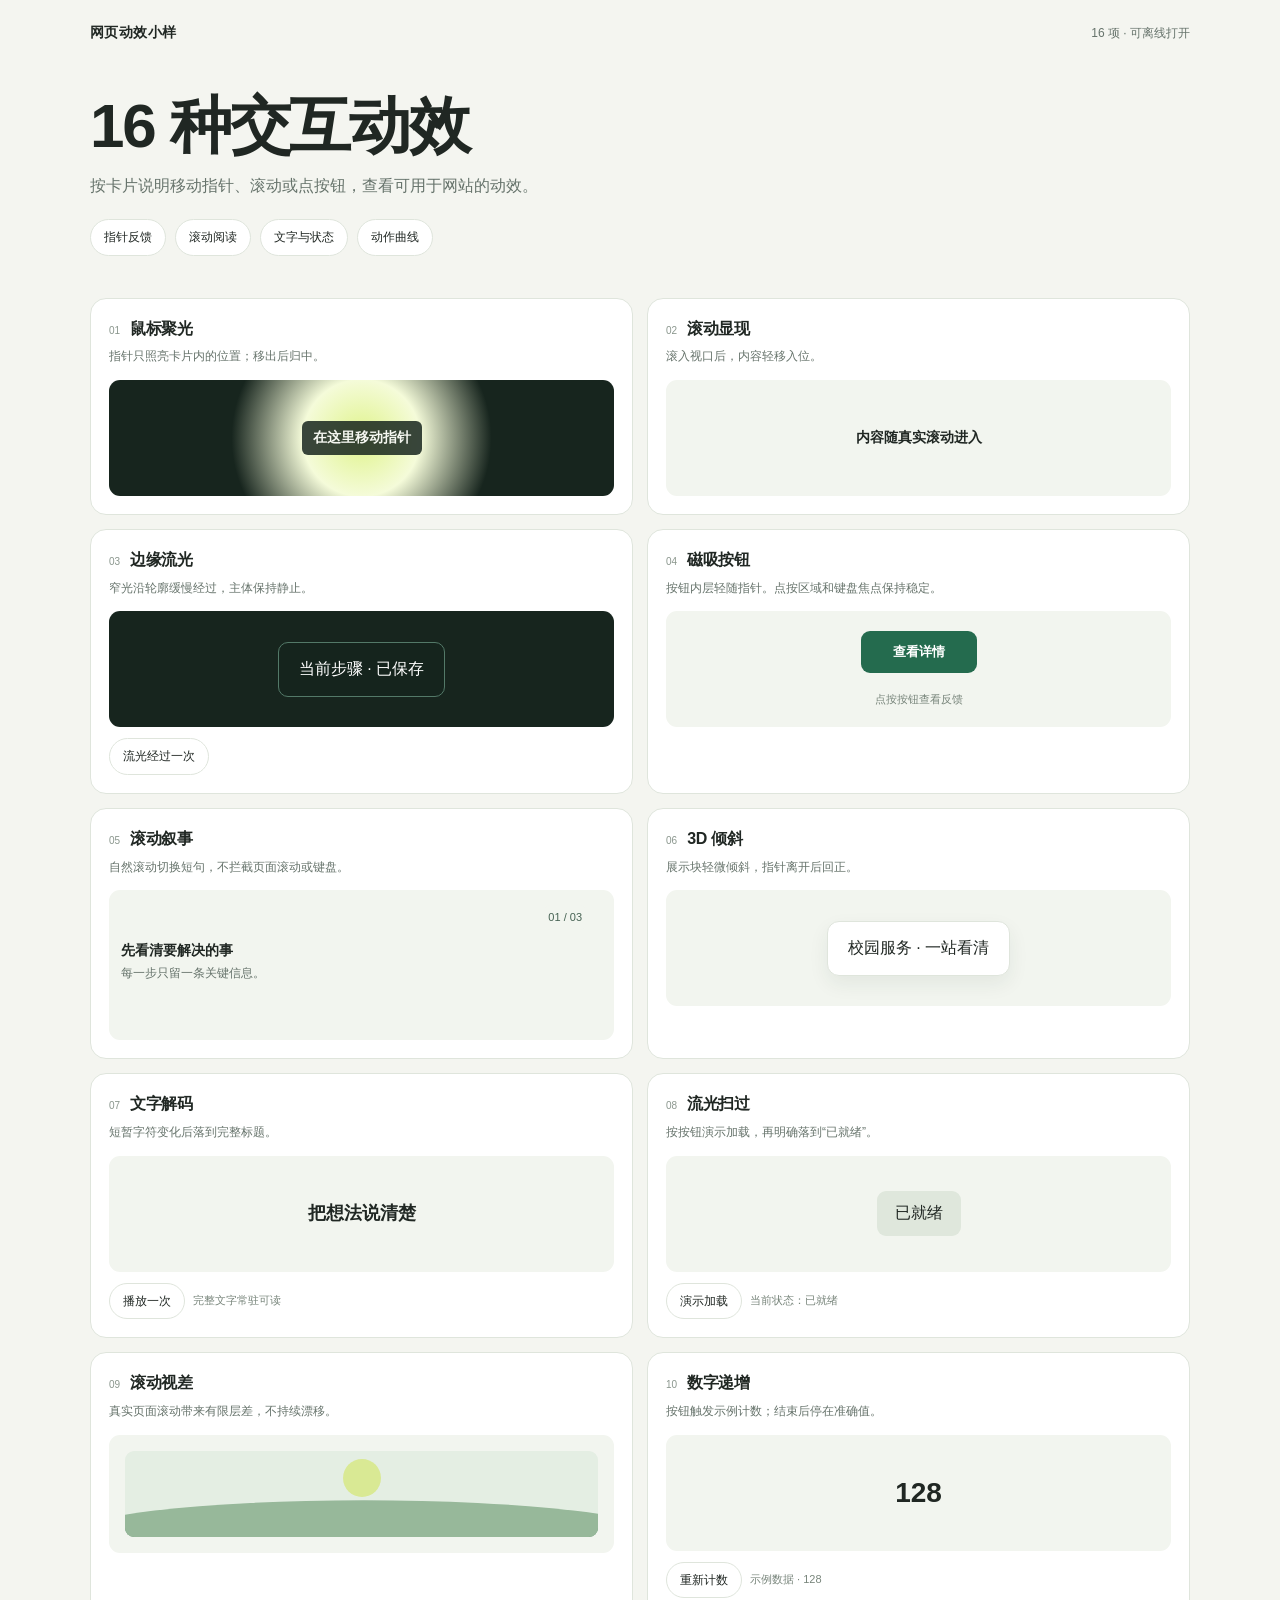
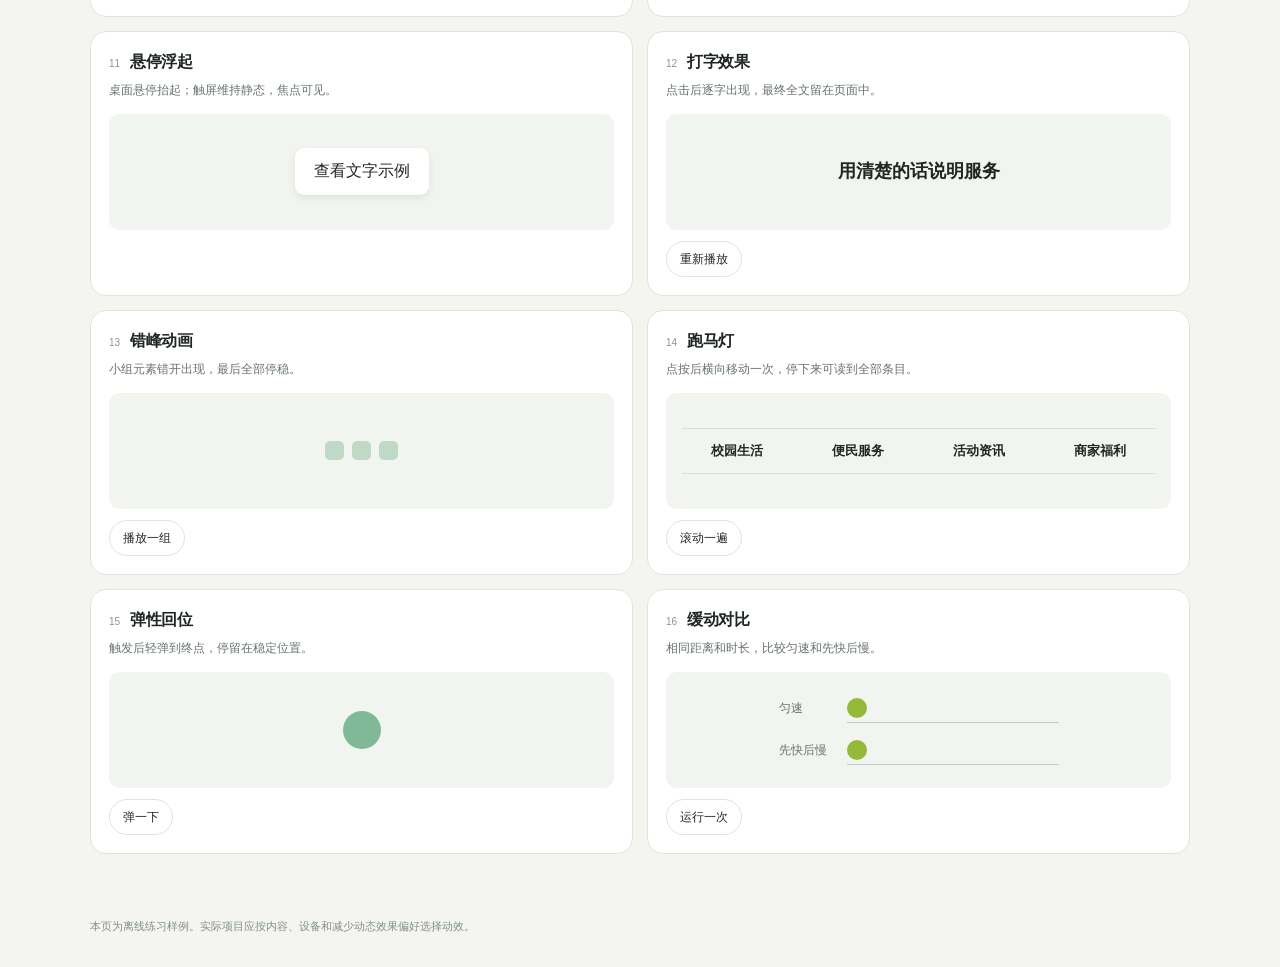
<file: assets/motion-lab/index.html>
<!DOCTYPE html>
<!--
MIT License

Copyright (c) 2026 suhao1314

Permission is hereby granted, free of charge, to any person obtaining a copy
of this software and associated documentation files (the "Software"), to deal
in the Software without restriction, including without limitation the rights
to use, copy, modify, merge, publish, distribute, sublicense, and/or sell
copies of the Software, and to permit persons to whom the Software is
furnished to do so, subject to the following conditions:

The above copyright notice and this permission notice shall be included in all
copies or substantial portions of the Software.

THE SOFTWARE IS PROVIDED "AS IS", WITHOUT WARRANTY OF ANY KIND, EXPRESS OR
IMPLIED, INCLUDING BUT NOT LIMITED TO THE WARRANTIES OF MERCHANTABILITY,
FITNESS FOR A PARTICULAR PURPOSE AND NONINFRINGEMENT. IN NO EVENT SHALL THE
AUTHORS OR COPYRIGHT HOLDERS BE LIABLE FOR ANY CLAIM, DAMAGES OR OTHER
LIABILITY, WHETHER IN AN ACTION OF CONTRACT, TORT OR OTHERWISE, ARISING FROM,
OUT OF OR IN CONNECTION WITH THE SOFTWARE OR THE USE OR OTHER DEALINGS IN THE
SOFTWARE.
-->
<html lang="zh-CN">
 <head>
  <meta charset="utf-8"/>
  <meta content="width=device-width, initial-scale=1" name="viewport"/>
  <meta content="可离线打开的网页动效小样：看效果、触发交互、复制实现思路。" name="description"/>
  <title>
   网页动效小样
  </title>
  <style>
   :root {
      color-scheme: light;
      --ink: #202723;
      --muted: #66736b;
      --paper: #f4f5f0;
      --card: #fff;
      --line: #dfe5dc;
      --green: #2b7556;
      --lime: #d7f268;
      --blue: #8bb8e8;
      --ease: cubic-bezier(.2,.75,.25,1);
      font-family: Inter,"PingFang SC","Microsoft YaHei",sans-serif;
    }
    * {
      box-sizing: border-box;
    }
    html {
      scroll-behavior: smooth;
    }
    body {
      margin: 0;
      background: var(--paper);
      color: var(--ink);
      line-height: 1.55;
    }
    .wrap {
      width: min(1100px,calc(100% - 40px));
      margin: auto;
    }
    .top {
      padding: 22px 0 0;
      display: flex;
      align-items: center;
      justify-content: space-between;
    }
    .brand {
      font-size: 14px;
      font-weight: 750;
      letter-spacing: .03em;
    }
    .tag {
      color: var(--muted);
      font-size: 12px;
    }
    .hero {
      padding: 56px 0 32px;
    }
    .hero h1 {
      font-size: clamp(34px,6vw,62px);
      line-height: 1.04;
      letter-spacing: -.055em;
      margin: 12px 0;
    }
    .hero p {
      color: var(--muted);
      max-width: 570px;
    }
    .lead {
      font-size: 16px;
    }
    .hero-nav {
      display: flex;
      gap: 9px;
      flex-wrap: wrap;
      margin-top: 20px;
    }
    .chip,.play {
      font: inherit;
      border: 1px solid var(--line);
      background: #fff;
      color: var(--ink);
      border-radius: 999px;
      padding: 8px 13px;
      text-decoration: none;
      font-size: 12px;
      cursor: pointer;
    }
    .chip:hover,.play:hover {
      border-color: var(--green);
      color: var(--green);
    }
    :focus-visible {
      outline: 3px solid #85bba1;
      outline-offset: 3px;
    }
    .grid {
      display: grid;
      grid-template-columns: repeat(2,minmax(0,1fr));
      gap: 14px;
      padding: 10px 0 64px;
    }
    .card {
      background: var(--card);
      border: 1px solid var(--line);
      border-radius: 16px;
      padding: 18px;
      min-width: 0;
      overflow: hidden;
    }
    .card-head {
      display: flex;
      align-items: baseline;
      gap: 10px;
    }
    .card h2 {
      font-size: 16px;
      margin: 0;
      letter-spacing: -.02em;
    }
    .num {
      font-size: 10px;
      color: #8a968d;
      font-variant-numeric: tabular-nums;
    }
    .card p {
      font-size: 12px;
      color: var(--muted);
      margin: 6px 0 14px;
    }
    .stage {
      min-height: 116px;
      border-radius: 11px;
      background: #f2f5ef;
      display: grid;
      place-items: center;
      position: relative;
      overflow: hidden;
      padding: 16px;
      isolation: isolate;
    }
    .stage.dark {
      background: #17251e;
      color: #f5f7f1;
    }
    .sample {
      font-size: 14px;
      font-weight: 700;
    }
    /* Spotlight: pointer position stays inside a fixed-size stage. */
    #spotlight .stage {
      background: radial-gradient(130px circle at var(--x,50%) var(--y,50%),#dff38a 0,rgba(223,243,138,.32) 45%,#17251e 100%);
      color: #fff;
    }
    /* Reveal: content is visible by default; JS only adds a subtle entry. */
    .beam {
      position: relative;
      background: #15241d;
      color: white;
      padding: 14px 20px;
      border-radius: 10px;
    }
    .beam:before {
      content: "";
      position: absolute;
      inset: -1px;
      border-radius: 11px;
      padding: 1px;
      background: conic-gradient(from var(--angle,0deg),transparent 0 70%,#d8f47a 82%,#71d6b3 90%,transparent 100%);
      -webkit-mask: linear-gradient(#000 0 0) content-box,linear-gradient(#000 0 0);
      -webkit-mask-composite: xor;
      mask-composite: exclude;
      pointer-events: none;
      opacity: 0;
    }
    .beam.is-running:before {
      opacity: 1;
      animation: beam 1.2s linear 1;
    }
    @keyframes beam {
      to {
        --angle: 360deg;
      }
    }
    @property --angle {
      syntax: "<angle>";
      initial-value: 0deg;
      inherits: false;
    }
    .magnet {
      position: relative;
      padding: 11px 18px;
      border: 0;
      border-radius: 9px;
      background: #246b4e;
      color: #fff;
      font: inherit;
      font-size: 13px;
      font-weight: 700;
      min-width: 116px;
      min-height: 42px;
      transition: background .2s;
    }
    .magnet:hover {
      background: #1e5d43;
    }
    .magnet-face {
      display: block;
      transition: transform .16s ease-out;
    }
    .scroll-story {
      position: relative;
      width: 100%;
      height: 118px;
      overflow-y: auto;
      scroll-snap-type: y proximity;
    }
    .story-panel {
      min-block-size: 100%;
      padding-inline-end: 4.5rem;
      display: flex;
      flex-direction: column;
      justify-content: center;
      scroll-snap-align: start;
    }
    .story-panel strong {
      font-size: 14px;
    }
    .story-panel p {
      margin: 2px 0 0;
    }
    .story-indicator {
      position: absolute;
      inset-block-start: 15px;
      inset-inline-end: 28px;
      font-size: 11px;
      color: #466253;
      background: #f2f5ef;
      padding: 4px;
      border-radius: 6px;
    }
    .magnet-stage {
      overflow: visible;
    }
    .scramble-visual,.type-visual {
      position: relative;
    }
    .scramble-final,.type-final {
      font-size: 18px;
      font-weight: 700;
    }
    .count {
      font-size: 28px;
      font-weight: 750;
      font-variant-numeric: tabular-nums;
    }
    .marquee {
      width: 100%;
      overflow: hidden;
      border-block: 1px solid #d8e0d6;
      padding: 12px 0;
    }
    .marquee-track {
      display: flex;
      justify-content: space-around;
      gap: 12px;
      flex-wrap: wrap;
    }
    .marquee span {
      font-size: 13px;
      font-weight: 650;
      white-space: nowrap;
    }
    .marquee-track.is-running {
      flex-wrap: nowrap;
      justify-content: flex-start;
    }
    .marquee-track.is-running span {
      flex: 0 0 auto;
    }
    .tilt-card {
      padding: 14px 20px;
      background: white;
      border: 1px solid var(--line);
      border-radius: 12px;
      box-shadow: 0 8px 20px #20332912;
      transition: transform .2s ease-out,box-shadow .2s;
    }
    .shine {
      padding: 10px 18px;
      border-radius: 9px;
      background: #dfe7dc;
      position: relative;
      overflow: hidden;
    }
    .shine:after {
      content: "";
      position: absolute;
      inset: 0;
      transform: translateX(-120%);
      background: linear-gradient(100deg,transparent,rgba(255,255,255,.85),transparent);
    }
    .shine.is-busy:after {
      animation: shine .9s ease-in-out 1;
    }
    @keyframes shine {
      to {
        transform: translateX(120%);
      }
    }
    .para-scene {
      width: 100%;
      height: 86px;
      position: relative;
      overflow: hidden;
      background: #e4eee3;
      border-radius: 9px;
    }
    .para-sun {
      position: absolute;
      width: 38px;
      height: 38px;
      border-radius: 50%;
      background: #d9e994;
      left: calc(50% - 19px);
      top: 8px;
    }
    .para-hill {
      position: absolute;
      width: 125%;
      height: 70px;
      left: -12%;
      bottom: -35px;
      border-radius: 50% 50% 0 0;
      background: #97b89a;
      transform: translateY(var(--shift,0px));
    }
    .para-hill.back {
      bottom: -44px;
      background: #6f9c7b;
      transform: translateY(calc(var(--shift,0px)*-.55));
    }
    .stagger {
      display: flex;
      gap: 8px;
    }
    .stagger i {
      display: block;
      width: 19px;
      height: 19px;
      border-radius: 5px;
      background: #65a77e;
      transform: translateY(0);
      opacity: .35;
    }
    .spring-ball {
      width: 38px;
      height: 38px;
      border-radius: 50%;
      background: #80b998;
      transform: translateX(0);
    }
    .controls {
      display: flex;
      gap: 8px;
      align-items: center;
      flex-wrap: wrap;
      margin-top: 11px;
    }
    .status {
      font-size: 11px;
      color: #78857b;
    }
    .footer {
      padding: 0 0 32px;
      color: #829087;
      font-size: 11px;
    }
    .stage[data-effect="scrollytelling"] {
      min-height: 150px;
      display: block;
      padding: 12px;
    }
    @media (max-width:680px) {
      .wrap {
        width: min(100% - 28px,520px);
      }
      .hero {
        padding-top: 38px;
      }
      .grid {
        grid-template-columns: 1fr;
        gap: 11px;
        padding-bottom: 40px;
      }
      .card {
        padding: 15px;
      }
      .stage {
        min-height: 108px;
      }
      .tag {
        max-width: 120px;
        text-align: right;
      }
    }
    [hidden] {
      display: none !important;
    }
    .hero {
      padding-top: 38px;
    }
    .hero h1 {
      letter-spacing: -.035em;
    }
    .stage[data-effect="magnetic-button"] {
      gap: 8px;
      padding-block: 14px;
    }
    #spotlight .stage {
      color: #f5f7f1;
    }
    #spotlight .sample {
      background: #17251ed8;
      padding: 6px 11px;
      border-radius: 6px;
    }
    .beam {
      border: 1px solid #537968;
    }
    .beam::before {
      padding: 2px;
      mask: linear-gradient(#000 0 0) content-box, linear-gradient(#000 0 0);
      mask-composite: exclude;
    }
    .reveal.is-seen {
      animation: reveal .42s var(--ease) both;
    }
    @keyframes reveal {
      from {
        opacity: .7;
        transform: translateY(8px);
      }
      to {
        opacity: 1;
        transform: none;
      }
    }
    .lift-link {
      display: inline-block;
      text-decoration: none;
      border-radius: 9px;
      color: var(--ink);
    }
    .lift-face {
      display: block;
      background: #fff;
      padding: 11px 19px;
      border-radius: inherit;
      box-shadow: 0 3px 7px #18322318;
      transition: transform .22s var(--ease), box-shadow .22s;
    }
    .lift-link:focus-visible .lift-face {
      transform: translateY(-4px);
      box-shadow: 0 10px 19px #18322329;
    }
    @media (hover: hover) and (pointer: fine) {
      .lift-link:hover .lift-face {
        transform: translateY(-4px);
        box-shadow: 0 10px 19px #18322329;
      }
    }
    .scramble-changing, .type-changing {
      position: absolute;
      inset: 0;
      white-space: nowrap;
      font-size: 18px;
      font-weight: 700;
    }
    .is-playing .scramble-final, .is-playing .type-final {
      opacity: 0;
    }
    .ease-lane {
      display: grid;
      grid-template-columns: 5em minmax(0, 1fr);
      align-items: center;
      gap: 8px;
      width: min(100%, 280px);
      color: var(--muted);
      font-size: 12px;
    }
    .ease-track {
      height: 28px;
      border-bottom: 1px solid #c0cec0;
      position: relative;
    }
    .ease-ball {
      position: absolute;
      top: 3px;
      left: 0;
      width: 20px;
      height: 20px;
      border-radius: 50%;
      background: #94b839;
    }
    @media (prefers-reduced-motion: reduce) {
      html {
        scroll-behavior: auto;
      }
      .reveal.is-seen, .beam.is-running::before, .shine.is-busy::after {
        animation: none;
      }
      .magnet-face, .tilt-card, .lift-face {
        transition: none;
      }
      .magnet-face, .tilt-card, .lift-link .lift-face, .para-hill {
        transform: none !important;
      }
    }
  </style>
 </head>
 <body>
  <header class="wrap top">
   <div class="brand">
    网页动效小样
   </div>
   <div class="tag">
    16 项 · 可离线打开
   </div>
  </header>
  <main class="wrap">
   <section class="hero">
    <h1>
     16 种交互动效
    </h1>
    <p class="lead">
     按卡片说明移动指针、滚动或点按钮，查看可用于网站的动效。
    </p>
    <nav aria-label="动效目录" class="hero-nav">
     <a class="chip" href="#spotlight">
      指针反馈
     </a>
     <a class="chip" href="#scroll-reveal">
      滚动阅读
     </a>
     <a class="chip" href="#text-scramble">
      文字与状态
     </a>
     <a class="chip" href="#spring">
      动作曲线
     </a>
    </nav>
   </section>
   <section aria-label="动效示例" class="grid">
    <article class="card" id="spotlight">
     <div class="card-head">
      <span class="num">
       01
      </span>
      <h2>
       鼠标聚光
      </h2>
     </div>
     <p>
      指针只照亮卡片内的位置；移出后归中。
     </p>
     <div class="stage dark" data-effect="spotlight">
      <span class="sample">
       在这里移动指针
      </span>
     </div>
    </article>
    <article class="card" id="scroll-reveal">
     <div class="card-head">
      <span class="num">
       02
      </span>
      <h2>
       滚动显现
      </h2>
     </div>
     <p>
      滚入视口后，内容轻移入位。
     </p>
     <div class="stage" data-effect="scroll-reveal">
      <span class="sample reveal">
       内容随真实滚动进入
      </span>
     </div>
    </article>
    <article class="card" id="border-beam">
     <div class="card-head">
      <span class="num">
       03
      </span>
      <h2>
       边缘流光
      </h2>
     </div>
     <p>
      窄光沿轮廓缓慢经过，主体保持静止。
     </p>
     <div class="stage dark" data-effect="border-beam">
      <div class="beam">
       当前步骤 · 已保存
      </div>
     </div>
     <div class="controls">
      <button class="play" data-play="border-beam" hidden="" type="button">
       流光经过一次
      </button>
     </div>
    </article>
    <article class="card" id="magnetic-button">
     <div class="card-head">
      <span class="num">
       04
      </span>
      <h2>
       磁吸按钮
      </h2>
     </div>
     <p>
      按钮内层轻随指针。点按区域和键盘焦点保持稳定。
     </p>
     <div class="stage magnet-stage" data-effect="magnetic-button">
      <button class="magnet" disabled="" type="button">
       <span class="magnet-face">
        查看详情
       </span>
      </button>
      <span class="status magnet-status" role="status">
       点按按钮查看反馈
      </span>
     </div>
    </article>
    <article class="card" id="scrollytelling">
     <div class="card-head">
      <span class="num">
       05
      </span>
      <h2>
       滚动叙事
      </h2>
     </div>
     <p>
      自然滚动切换短句，不拦截页面滚动或键盘。
     </p>
     <div class="stage" data-effect="scrollytelling">
      <div aria-label="滚动查看三个步骤" class="scroll-story" role="region" tabindex="0">
       <section class="story-panel" data-story-step="">
        <strong>
         先看清要解决的事
        </strong>
        <p>
         每一步只留一条关键信息。
        </p>
       </section>
       <section class="story-panel" data-story-step="">
        <strong>
         再展示真实内容
        </strong>
        <p>
         用具体例子解释价值。
        </p>
       </section>
       <section class="story-panel" data-story-step="">
        <strong>
         最后给出下一步
        </strong>
        <p>
         让联系入口清楚可见。
        </p>
       </section>
      </div>
      <span aria-hidden="true" class="story-indicator" hidden="">
       01 / 03
      </span>
     </div>
    </article>
    <article class="card" id="tilt">
     <div class="card-head">
      <span class="num">
       06
      </span>
      <h2>
       3D 倾斜
      </h2>
     </div>
     <p>
      展示块轻微倾斜，指针离开后回正。
     </p>
     <div class="stage" data-effect="tilt">
      <div class="tilt-card">
       校园服务 · 一站看清
      </div>
     </div>
    </article>
    <article class="card" id="text-scramble">
     <div class="card-head">
      <span class="num">
       07
      </span>
      <h2>
       文字解码
      </h2>
     </div>
     <p>
      短暂字符变化后落到完整标题。
     </p>
     <div class="stage" data-effect="text-scramble">
      <span class="scramble-visual">
       <span class="scramble-final">
        把想法说清楚
       </span>
       <span aria-hidden="true" class="scramble-changing">
       </span>
      </span>
     </div>
     <div class="controls">
      <button class="play" data-play="text-scramble" hidden="" type="button">
       播放一次
      </button>
      <span class="status">
       完整文字常驻可读
      </span>
     </div>
    </article>
    <article class="card" id="shimmer">
     <div class="card-head">
      <span class="num">
       08
      </span>
      <h2>
       流光扫过
      </h2>
     </div>
     <p>
      按按钮演示加载，再明确落到“已就绪”。
     </p>
     <div class="stage" data-effect="shimmer">
      <span class="shine">
       已就绪
      </span>
     </div>
     <div class="controls">
      <button class="play" data-play="shimmer" hidden="" type="button">
       演示加载
      </button>
      <span aria-live="polite" class="status" role="status">
       当前状态：已就绪
      </span>
     </div>
    </article>
    <article class="card" id="parallax">
     <div class="card-head">
      <span class="num">
       09
      </span>
      <h2>
       滚动视差
      </h2>
     </div>
     <p>
      真实页面滚动带来有限层差，不持续漂移。
     </p>
     <div class="stage" data-effect="parallax">
      <div class="para-scene">
       <i class="para-sun">
       </i>
       <i class="para-hill back">
       </i>
       <i class="para-hill">
       </i>
      </div>
     </div>
    </article>
    <article class="card" id="count-up">
     <div class="card-head">
      <span class="num">
       10
      </span>
      <h2>
       数字递增
      </h2>
     </div>
     <p>
      按钮触发示例计数；结束后停在准确值。
     </p>
     <div class="stage" data-effect="count-up">
      <span aria-hidden="true" class="count" data-final="128">
       128
      </span>
     </div>
     <div class="controls">
      <button class="play" data-play="count-up" hidden="" type="button">
       重新计数
      </button>
      <span class="status">
       示例数据 · 128
      </span>
     </div>
    </article>
    <article class="card" id="hover-lift">
     <div class="card-head">
      <span class="num">
       11
      </span>
      <h2>
       悬停浮起
      </h2>
     </div>
     <p>
      桌面悬停抬起；触屏维持静态，焦点可见。
     </p>
     <div class="stage" data-effect="hover-lift">
      <a class="lift-link" href="#typewriter">
       <span class="lift-face">
        查看文字示例
       </span>
      </a>
     </div>
    </article>
    <article class="card" id="typewriter">
     <div class="card-head">
      <span class="num">
       12
      </span>
      <h2>
       打字效果
      </h2>
     </div>
     <p>
      点击后逐字出现，最终全文留在页面中。
     </p>
     <div class="stage" data-effect="typewriter">
      <span class="type-visual">
       <span class="type-final">
        用清楚的话说明服务
       </span>
       <span aria-hidden="true" class="type-changing">
       </span>
      </span>
     </div>
     <div class="controls">
      <button class="play" data-play="typewriter" hidden="" type="button">
       重新播放
      </button>
     </div>
    </article>
    <article class="card" id="stagger">
     <div class="card-head">
      <span class="num">
       13
      </span>
      <h2>
       错峰动画
      </h2>
     </div>
     <p>
      小组元素错开出现，最后全部停稳。
     </p>
     <div class="stage" data-effect="stagger">
      <div aria-label="三个依次出现的步骤" class="stagger">
       <i>
       </i>
       <i>
       </i>
       <i>
       </i>
      </div>
     </div>
     <div class="controls">
      <button class="play" data-play="stagger" hidden="" type="button">
       播放一组
      </button>
     </div>
    </article>
    <article class="card" id="marquee">
     <div class="card-head">
      <span class="num">
       14
      </span>
      <h2>
       跑马灯
      </h2>
     </div>
     <p>
      点按后横向移动一次，停下来可读到全部条目。
     </p>
     <div class="stage" data-effect="marquee">
      <div class="marquee">
       <div class="marquee-track">
        <span>
         校园生活
        </span>
        <span>
         便民服务
        </span>
        <span>
         活动资讯
        </span>
        <span>
         商家福利
        </span>
       </div>
      </div>
     </div>
     <div class="controls">
      <button class="play" data-play="marquee" hidden="" type="button">
       滚动一遍
      </button>
     </div>
    </article>
    <article class="card" id="spring">
     <div class="card-head">
      <span class="num">
       15
      </span>
      <h2>
       弹性回位
      </h2>
     </div>
     <p>
      触发后轻弹到终点，停留在稳定位置。
     </p>
     <div class="stage" data-effect="spring">
      <i class="spring-ball">
      </i>
     </div>
     <div class="controls">
      <button class="play" data-play="spring" hidden="" type="button">
       弹一下
      </button>
     </div>
    </article>
    <article class="card" id="easing">
     <div class="card-head">
      <span class="num">
       16
      </span>
      <h2>
       缓动对比
      </h2>
     </div>
     <p>
      相同距离和时长，比较匀速和先快后慢。
     </p>
     <div class="stage" data-effect="easing">
      <div class="ease-lane">
       <span>
        匀速
       </span>
       <div class="ease-track">
        <i aria-hidden="true" class="ease-ball" data-curve="linear">
        </i>
       </div>
      </div>
      <div class="ease-lane">
       <span>
        先快后慢
       </span>
       <div class="ease-track">
        <i aria-hidden="true" class="ease-ball" data-curve="ease-out">
        </i>
       </div>
      </div>
     </div>
     <div class="controls">
      <button class="play" data-play="easing" hidden="" type="button">
       运行一次
      </button>
     </div>
    </article>
   </section>
  </main>
  <footer class="wrap footer">
   本页为离线练习样例。实际项目应按内容、设备和减少动态效果偏好选择动效。
  </footer>
  <script>
   (() => {
      const reduced = matchMedia('(prefers-reduced-motion: reduce)');
      const fine = matchMedia('(hover: hover) and (pointer: fine)');
      const element = id => document.getElementById(id);
      const receiver = (id, selector) => element(id).querySelector(selector);
      const canFollowPointer = () => fine.matches && !reduced.matches;
      const stops = new Map();
      const resetPointers = [];

      function followPointer(surface, update, reset) {
        let pending = 0;
        let position;
        function stop() {
          cancelAnimationFrame(pending);
          pending = 0;
          reset();
        }
        resetPointers.push(stop);
        surface.addEventListener('pointermove', event => {
          if (!canFollowPointer() || event.pointerType === 'touch') return;
          position = [event.clientX, event.clientY];
          if (pending) return;
          pending = requestAnimationFrame(() => {
            pending = 0;
            const rect = surface.getBoundingClientRect();
            update(position[0] - rect.left, position[1] - rect.top, rect);
          });
        });
        surface.addEventListener('pointerleave', stop);
        surface.addEventListener('pointercancel', stop);
      }

      const spotlight = receiver('spotlight', '.stage');
      followPointer(spotlight, (x, y) => {
        spotlight.style.setProperty('--x', x + 'px');
        spotlight.style.setProperty('--y', y + 'px');
      }, () => {
        spotlight.style.removeProperty('--x');
        spotlight.style.removeProperty('--y');
      });

      const magnet = receiver('magnetic-button', '.magnet');
      const magnetFace = magnet.querySelector('.magnet-face');
      const limit = (value, size) => Math.max(-size, Math.min(size, value));
      followPointer(magnet, (x, y, rect) => {
        const dx = limit((x - rect.width / 2) * 0.12, 5);
        const dy = limit((y - rect.height / 2) * 0.12, 4);
        magnetFace.style.transform = 'translate(' + dx + 'px, ' + dy + 'px)';
      }, () => { magnetFace.style.transform = ''; });
      magnet.disabled = false;
      magnet.addEventListener('click', () => {
        receiver('magnetic-button', '.magnet-status').textContent = '按钮已触发';
      });

      const tilt = receiver('tilt', '.stage');
      const tiltCard = tilt.querySelector('.tilt-card');
      followPointer(tilt, (x, y, rect) => {
        const pitch = (0.5 - y / rect.height) * 8;
        const yaw = (x / rect.width - 0.5) * 12;
        tiltCard.style.transform = 'perspective(500px) rotateX(' + pitch + 'deg) rotateY(' + yaw + 'deg)';
      }, () => { tiltCard.style.transform = ''; });

      const beam = receiver('border-beam', '.beam');
      function sweepBeam() {
        if (reduced.matches) return;
        beam.classList.remove('is-running');
        void beam.offsetWidth;
        beam.classList.add('is-running');
      }
      beam.addEventListener('pointerenter', () => {
        if (canFollowPointer()) sweepBeam();
      });
      beam.addEventListener('animationend', () => beam.classList.remove('is-running'));

      const story = receiver('scrollytelling', '.scroll-story');
      const storySteps = [...story.querySelectorAll('[data-story-step]')];
      const indicator = receiver('scrollytelling', '.story-indicator');
      function updateStoryStep() {
        const midpoint = story.scrollTop + story.clientHeight / 2;
        const active = storySteps.findIndex(step => step.offsetTop + step.offsetHeight > midpoint);
        const position = active < 0 ? storySteps.length : active + 1;
        const label = String(position).padStart(2, '0') + ' / 03';
        if (indicator.textContent !== label) indicator.textContent = label;
      }
      indicator.hidden = false;
      story.addEventListener('scroll', updateStoryStep, { passive: true });
      updateStoryStep();

      if ('IntersectionObserver' in window) {
        const revealObserver = new IntersectionObserver((entries, observer) => {
          for (const entry of entries) {
            if (!entry.isIntersecting) continue;
            if (!reduced.matches) entry.target.classList.add('is-seen');
            observer.unobserve(entry.target);
          }
        }, { threshold: 0.2 });
        revealObserver.observe(receiver('scroll-reveal', '.reveal'));
      }

      const parallax = receiver('parallax', '.stage');
      let scrollFrame = 0;
      function requestParallaxFrame() {
        if (scrollFrame || reduced.matches) return;
        scrollFrame = requestAnimationFrame(() => {
          scrollFrame = 0;
          const rect = parallax.getBoundingClientRect();
          if (rect.bottom < 0 || rect.top > innerHeight) return;
          const progress = (innerHeight - rect.top) / (innerHeight + rect.height);
          parallax.style.setProperty('--shift', ((progress - 0.5) * 12) + 'px');
        });
      }
      addEventListener('scroll', requestParallaxFrame, { passive: true });
      addEventListener('resize', requestParallaxFrame);
      requestParallaxFrame();

      function trackTime(key, duration, update, finish) {
        stops.get(key)?.();
        if (reduced.matches) {
          finish();
          return;
        }
        const start = performance.now();
        let frame;
        function stop() {
          cancelAnimationFrame(frame);
          stops.delete(key);
          finish();
        }
        function advance(now) {
          const progress = Math.min(1, (now - start) / duration);
          if (progress === 1) {
            stop();
            return;
          }
          update(progress);
          frame = requestAnimationFrame(advance);
        }
        stops.set(key, stop);
        update(0);
        frame = requestAnimationFrame(advance);
      }

      function animate(node, frames, options, cleanup) {
        if (reduced.matches || typeof node.animate !== 'function') {
          cleanup?.();
          return;
        }
        node.getAnimations().forEach(animation => animation.cancel());
        const animation = node.animate(frames, options);
        animation.onfinish = cleanup || null;
        animation.oncancel = cleanup || null;
      }

      function playText(key, selector, format, duration) {
        const layer = receiver(key, selector);
        let previous = '';
        trackTime(key, duration, progress => {
          const current = format(progress);
          if (current === previous) return;
          previous = current;
          layer.parentElement.classList.add('is-playing');
          layer.textContent = current;
        }, () => {
          layer.parentElement.classList.remove('is-playing');
          layer.textContent = '';
        });
      }

      const demos = {
        'border-beam': sweepBeam,
        'text-scramble': () => {
          const title = receiver('text-scramble', '.scramble-final').textContent.trim();
          const glyphs = '网页动效反馈清晰';
          playText('text-scramble', '.scramble-changing', progress => {
            const step = Math.floor(progress * title.length);
            return Array.from(title, (letter, index) => index < step ? letter : glyphs[(step + index) % glyphs.length]).join('');
          }, 620);
        },
        shimmer: () => {
          const label = receiver('shimmer', '.shine');
          const status = receiver('shimmer', '.status');
          stops.get('shimmer')?.();
          if (reduced.matches) return;
          label.textContent = '加载中…';
          label.classList.add('is-busy');
          status.textContent = '当前状态为加载中';
          const timeout = setTimeout(complete, 900);
          function complete() {
            clearTimeout(timeout);
            stops.delete('shimmer');
            label.classList.remove('is-busy');
            label.textContent = '已就绪';
            status.textContent = '当前状态为已就绪';
          }
          stops.set('shimmer', complete);
        },
        'count-up': () => {
          const value = receiver('count-up', '.count');
          const final = Number(value.dataset.final);
          trackTime('count-up', 900, progress => {
            value.textContent = Math.round(final * (1 - (1 - progress) ** 3));
          }, () => { value.textContent = final; });
        },
        typewriter: () => {
          const title = receiver('typewriter', '.type-final').textContent.trim();
          playText('typewriter', '.type-changing', progress => title.slice(0, 1 + Math.floor(progress * title.length)), 860);
        },
        stagger: () => {
          element('stagger').querySelectorAll('.stagger i').forEach((node, index) => {
            animate(node, [{ transform: 'translateY(10px)', opacity: 0.2 }, { transform: 'none', opacity: 1 }], {
              duration: 340, delay: index * 65, easing: 'ease-out', fill: 'forwards',
            });
          });
        },
        marquee: () => {
          const track = receiver('marquee', '.marquee-track');
          if (reduced.matches || typeof track.animate !== 'function') return;
          const old = track.getAnimations()[0];
          if (old) {
            old.oncancel = null;
            old.cancel();
          }
          track.classList.add('is-running');
          const width = track.parentElement.clientWidth;
          const distance = Math.max(38, Math.min(width * 0.8, track.scrollWidth - width + 22));
          animate(track, [{ transform: 'none' }, { transform: 'translateX(-' + distance + 'px)' }], {
            duration: 1380, easing: 'linear',
          }, () => track.classList.remove('is-running'));
        },
        spring: () => {
          const ball = receiver('spring', '.spring-ball');
          animate(ball, [
            { transform: 'none' },
            { transform: 'translateX(60px)', offset: 0.48 },
            { transform: 'translateX(45px)', offset: 0.74 },
            { transform: 'translateX(50px)' },
          ], { duration: 620, easing: 'ease-out', fill: 'forwards' });
        },
        easing: () => {
          element('easing').querySelectorAll('.ease-ball').forEach(ball => {
            const distance = ball.parentElement.clientWidth - ball.offsetWidth;
            animate(ball, [{ transform: 'none' }, { transform: 'translateX(' + distance + 'px)' }], {
              duration: 950, easing: ball.dataset.curve, fill: 'forwards',
            });
          });
        },
      };

      document.querySelectorAll('button[data-play]').forEach(button => {
        button.addEventListener('click', demos[button.dataset.play]);
        button.hidden = false;
      });

      function clearMotion() {
        resetPointers.forEach(stop => stop());
        cancelAnimationFrame(scrollFrame);
        scrollFrame = 0;
        parallax.style.removeProperty('--shift');
        beam.classList.remove('is-running');
        [...stops.values()].forEach(stop => stop());
      }
      fine.addEventListener?.('change', () => resetPointers.forEach(stop => stop()));
      reduced.addEventListener?.('change', () => {
        if (!reduced.matches) return;
        clearMotion();
        document.getAnimations?.().forEach(animation => animation.cancel());
      });
      addEventListener('blur', clearMotion);
    })();
  </script>
 </body>
</html>
</file>
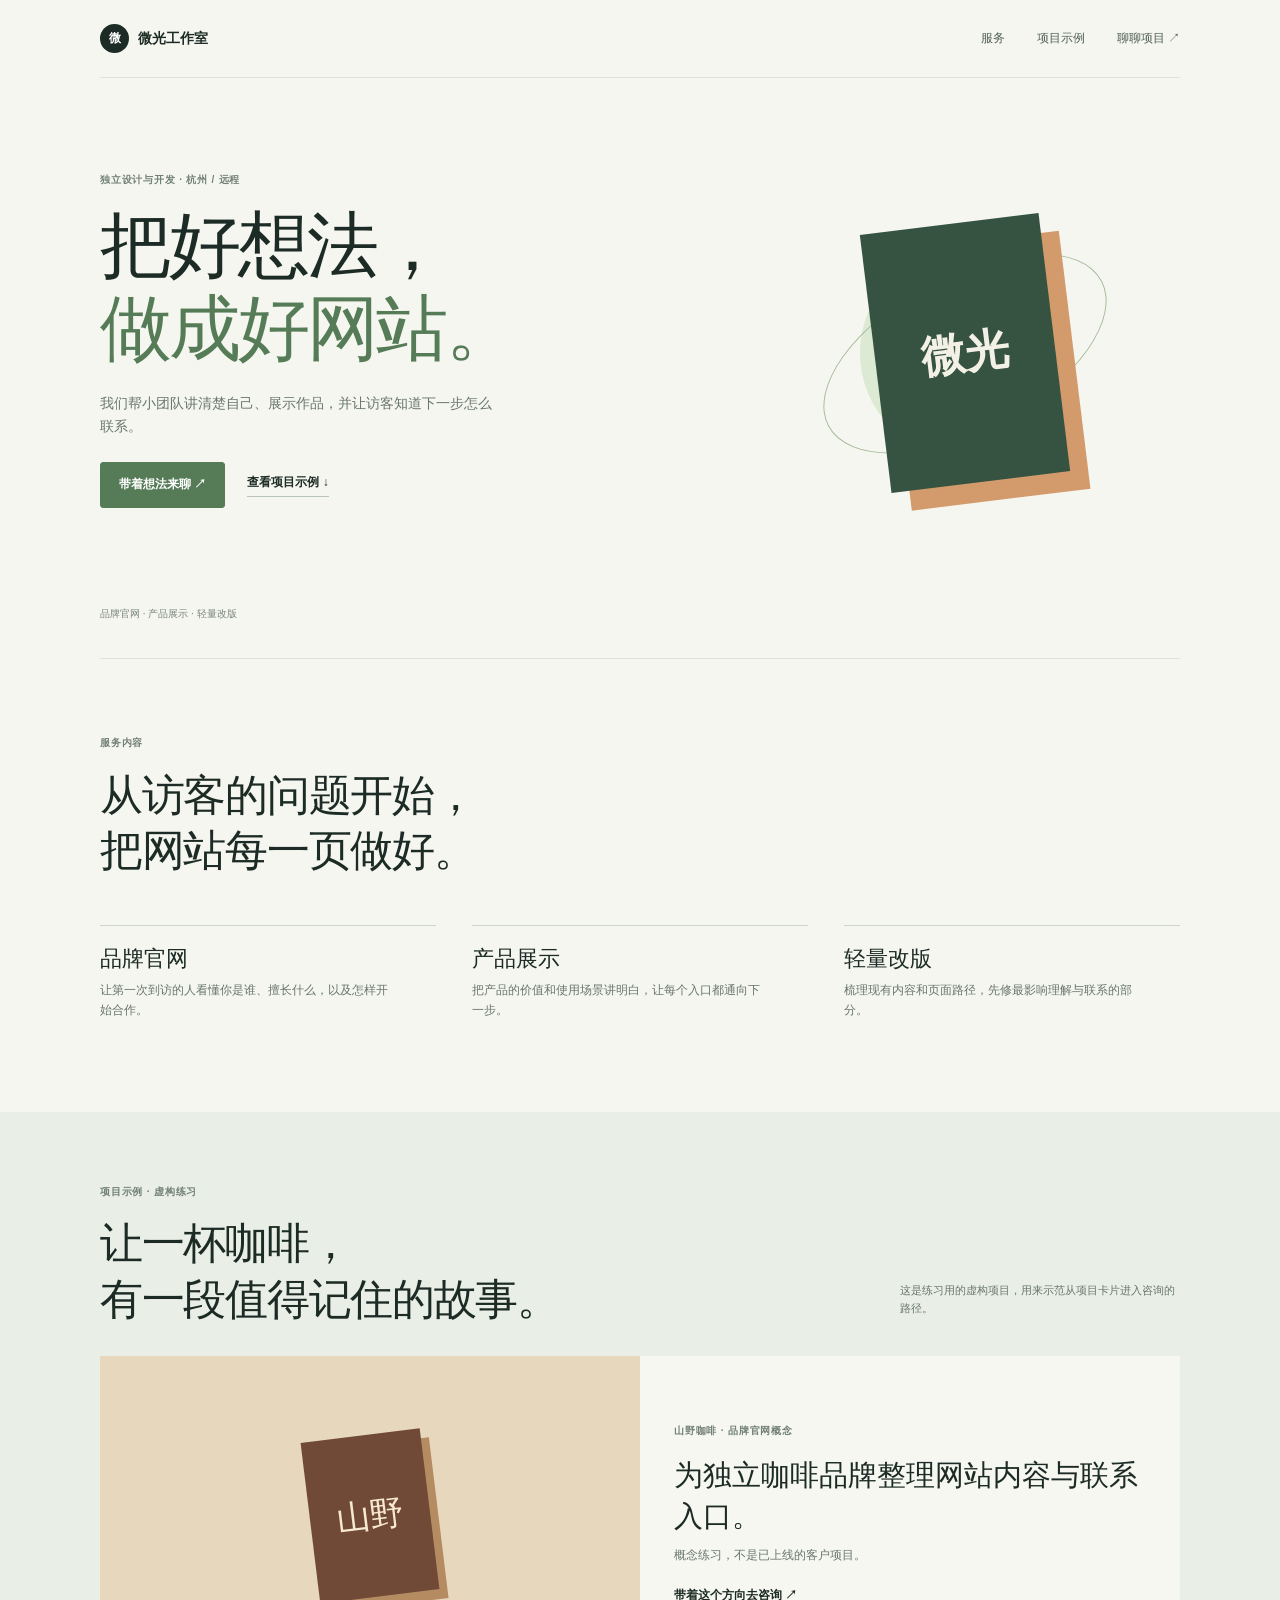
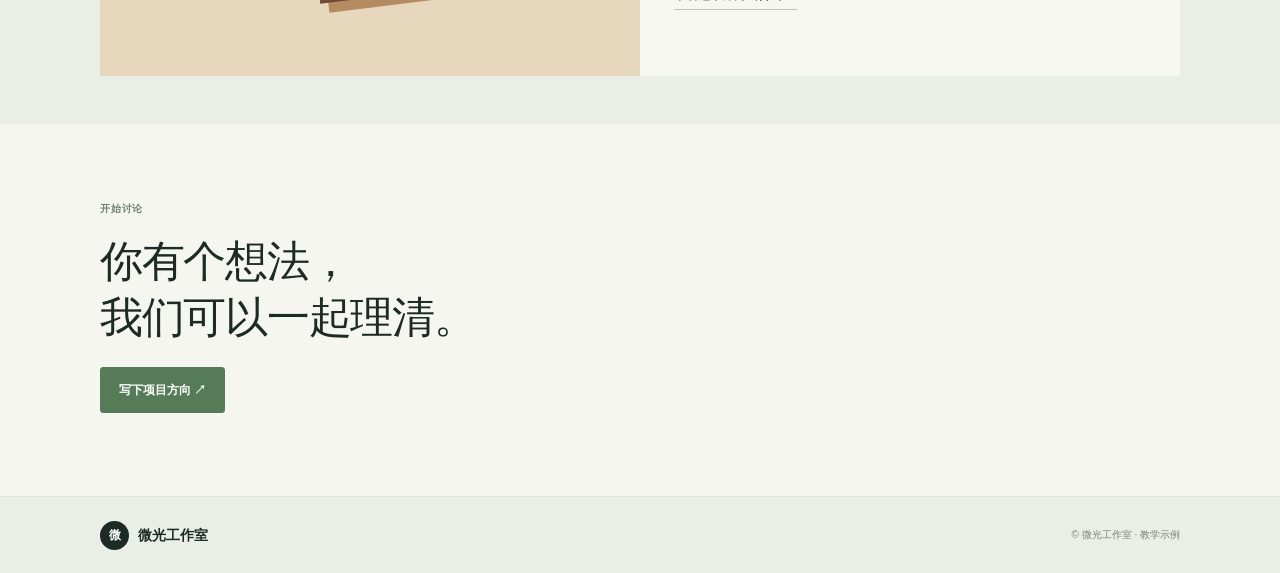
<file: assets/site-starter/index.html>
<!doctype html>
<html lang="zh-CN">
<head>
  <meta charset="utf-8">
  <meta name="viewport" content="width=device-width, initial-scale=1">
  <meta name="description" content="微光工作室，为小团队制作清晰易用的网站。">
  <title>微光工作室｜把好想法做成好网站</title>
  <link rel="stylesheet" href="site.css">
</head>
<body>
  <a class="skip" href="#main">跳到主要内容</a>

  <header class="wrap head">
    <a class="brand" href="index.html"><b>微</b> 微光工作室</a>
    <nav aria-label="主导航">
      <a href="#services">服务</a>
      <a href="#work">项目示例</a>
      <a href="inquiry.html">聊聊项目 ↗</a>
    </nav>
  </header>

  <main id="main">
    <section class="hero wrap">
      <p class="eyebrow">独立设计与开发 · 杭州 / 远程</p>
      <h1>把好想法，<br><em>做成好网站。</em></h1>
      <p class="lead">我们帮小团队讲清楚自己、展示作品，并让访客知道下一步怎么联系。</p>
      <p class="hero-actions">
        <a class="button" href="inquiry.html">带着想法来聊 ↗</a>
        <a class="under" href="#work">查看项目示例 ↓</a>
      </p>

      <div class="art" aria-hidden="true">
        <div class="sun"></div>
        <div class="poster"><strong>微光</strong></div>
        <div class="orbit"></div>
      </div>
      <p class="note">品牌官网 · 产品展示 · 轻量改版</p>
    </section>

    <section class="wrap section" id="services">
      <p class="eyebrow">服务内容</p>
      <h2>从访客的问题开始，<br>把网站每一页做好。</h2>
      <div class="grid">
        <article>
          <h3>品牌官网</h3>
          <p>让第一次到访的人看懂你是谁、擅长什么，以及怎样开始合作。</p>
        </article>
        <article>
          <h3>产品展示</h3>
          <p>把产品的价值和使用场景讲明白，让每个入口都通向下一步。</p>
        </article>
        <article>
          <h3>轻量改版</h3>
          <p>梳理现有内容和页面路径，先修最影响理解与联系的部分。</p>
        </article>
      </div>
    </section>

    <section class="work" id="work">
      <div class="wrap">
        <p class="eyebrow">项目示例 · 虚构练习</p>
        <div class="split">
          <h2>让一杯咖啡，<br>有一段值得记住的故事。</h2>
          <p>这是练习用的虚构项目，用来示范从项目卡片进入咨询的路径。</p>
        </div>
        <article class="project">
          <div class="coffee" aria-hidden="true"><span>山野</span></div>
          <div class="project-copy">
            <p class="eyebrow">山野咖啡 · 品牌官网概念</p>
            <h3>为独立咖啡品牌整理网站内容与联系入口。</h3>
            <p>概念练习，不是已上线的客户项目。</p>
            <a class="under" href="inquiry.html?topic=山野咖啡品牌官网">带着这个方向去咨询 ↗</a>
          </div>
        </article>
      </div>
    </section>

    <section class="wrap closing">
      <p class="eyebrow">开始讨论</p>
      <h2>你有个想法，<br>我们可以一起理清。</h2>
      <a class="button" href="inquiry.html">写下项目方向 ↗</a>
    </section>
  </main>

  <footer>
    <div class="wrap foot">
      <a class="brand" href="index.html"><b>微</b> 微光工作室</a>
      <span>© 微光工作室 · 教学示例</span>
    </div>
  </footer>
</body>
</html>
</file>
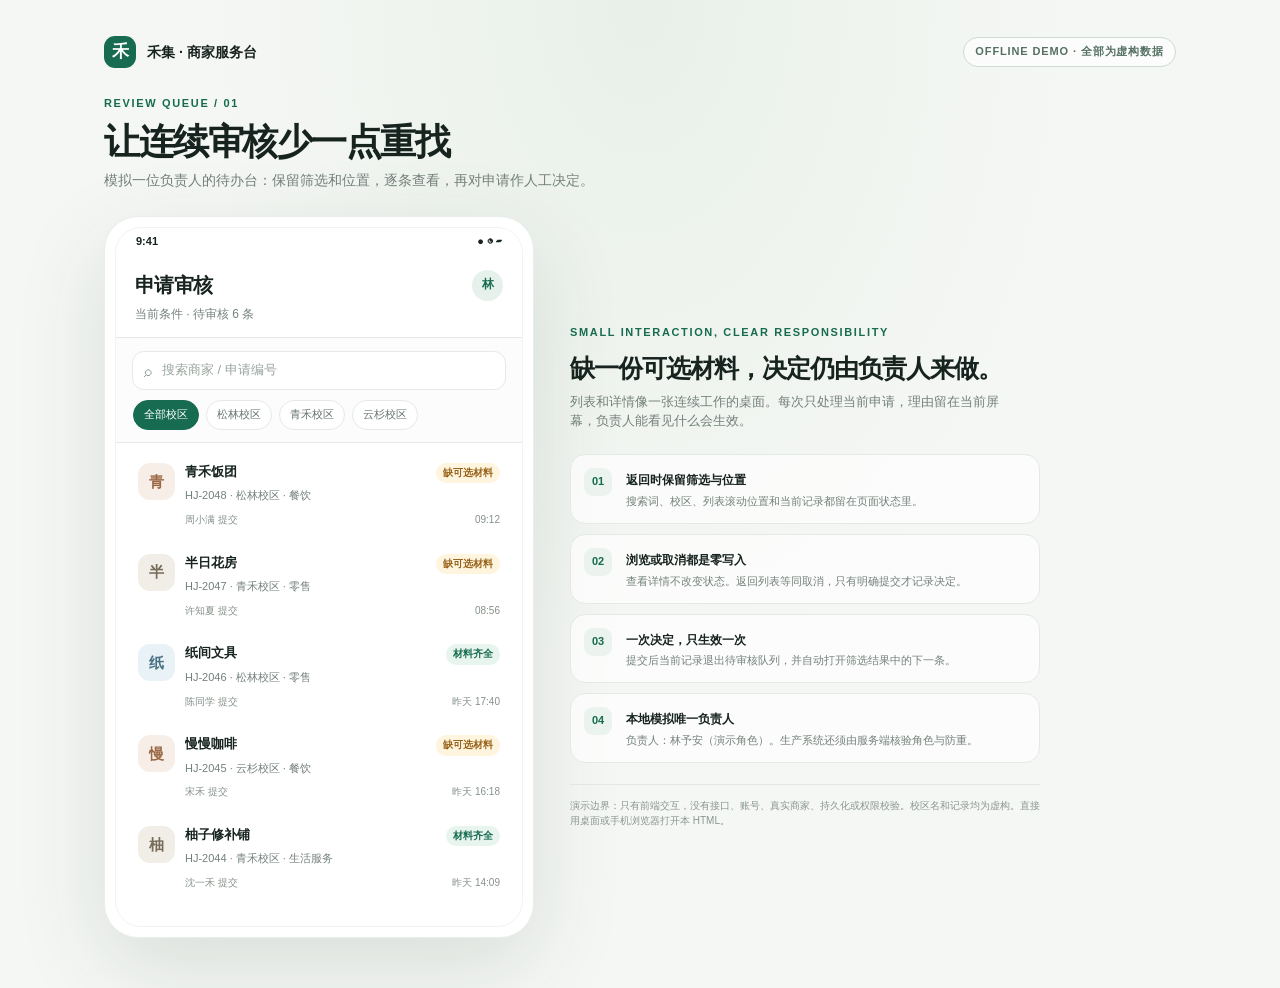
<file: examples/review-queue.html>
<!doctype html>
<!--
MIT License

Copyright (c) 2026 suhao1314

Permission is hereby granted, free of charge, to any person obtaining a copy
of this software and associated documentation files (the "Software"), to deal
in the Software without restriction, including without limitation the rights
to use, copy, modify, merge, publish, distribute, sublicense, and/or sell
copies of the Software, and to permit persons to whom the Software is
furnished to do so, subject to the following conditions:

The above copyright notice and this permission notice shall be included in all
copies or substantial portions of the Software.

THE SOFTWARE IS PROVIDED "AS IS", WITHOUT WARRANTY OF ANY KIND, EXPRESS OR
IMPLIED, INCLUDING BUT NOT LIMITED TO THE WARRANTIES OF MERCHANTABILITY,
FITNESS FOR A PARTICULAR PURPOSE AND NONINFRINGEMENT. IN NO EVENT SHALL THE
AUTHORS OR COPYRIGHT HOLDERS BE LIABLE FOR ANY CLAIM, DAMAGES OR OTHER
LIABILITY, WHETHER IN AN ACTION OF CONTRACT, TORT OR OTHERWISE, ARISING FROM,
OUT OF OR IN CONNECTION WITH THE SOFTWARE OR THE USE OR OTHER DEALINGS IN THE
SOFTWARE.
-->
<html lang="zh-CN">
<head>
  <meta charset="utf-8">
  <meta name="viewport" content="width=device-width, initial-scale=1">
  <meta name="color-scheme" content="light">
  <title>商家申请 · 连续审核示例</title>
  <style>
    :root {
      color-scheme: light;
      font: 15px/1.45 Inter, -apple-system, BlinkMacSystemFont, "Segoe UI",
        "PingFang SC", "Microsoft YaHei", sans-serif;
      --ink: #17231f;
      --muted: #74817b;
      --line: #e5eae6;
      --paper: #f5f7f4;
      --green: #176b50;
      --green-soft: #e8f4ee;
      --amber: #97631a;
      --amber-soft: #fff5df;
      --shadow: 0 28px 90px #16362920;
    }

    * { box-sizing: border-box; }
    body {
      min-height: 100vh;
      margin: 0;
      background: radial-gradient(ellipse at 50% 0, #e9f0e9 0, transparent 48%), var(--paper);
      color: var(--ink);
    }
    button, input { font: inherit; }
    button { color: inherit; cursor: pointer; }
    button:focus-visible, input:focus-visible {
      outline: 3px solid #55a983;
      outline-offset: 3px;
    }
    button:disabled { cursor: not-allowed; opacity: .48; }

    .layout { max-width: 1120px; margin: auto; padding: 36px 24px 50px; }
    .mast { display: flex; align-items: center; justify-content: space-between; margin-bottom: 28px; }
    .brand { display: flex; align-items: center; gap: 11px; font-size: 14px; font-weight: 700; }
    .brand-mark {
      display: grid;
      width: 32px;
      height: 32px;
      place-items: center;
      border-radius: 11px;
      background: var(--green);
      color: white;
      font-size: 17px;
    }
    .demo-tag {
      padding: 6px 11px;
      border: 1px solid #cddbd2;
      border-radius: 999px;
      background: #ffffffad;
      color: #557063;
      font-size: 11px;
      font-weight: 700;
      letter-spacing: .08em;
    }
    .intro { margin-bottom: 25px; }
    .eyebrow, .side-kicker {
      color: var(--green);
      font-size: 11px;
      font-weight: 800;
      letter-spacing: .15em;
      text-transform: uppercase;
    }
    .intro h1 { margin: 9px 0 8px; font-size: clamp(24px, 4vw, 36px); letter-spacing: -.04em; line-height: 1.15; }
    .intro p, .side > p { margin: 0; color: var(--muted); font-size: 14px; }
    .stage { display: grid; grid-template-columns: minmax(360px, 430px) 1fr; gap: 36px; align-items: center; }

    .phone {
      width: 100%;
      max-width: 430px;
      margin: auto;
      padding: 10px;
      border: 1px solid #e9eeea;
      border-radius: 34px;
      background: #fff;
      box-shadow: var(--shadow);
    }
    .screen { min-height: 700px; overflow: hidden; border: 1px solid #f2f4f1; border-radius: 26px; background: #fff; }
    .statusbar { display: flex; height: 29px; justify-content: space-between; padding: 6px 20px 0; font-size: 11px; font-weight: 700; }
    .apphead { padding: 13px 19px 14px; border-bottom: 1px solid var(--line); }
    .apphead-row { display: flex; align-items: center; justify-content: space-between; }
    .apphead h2 { margin: 0; font-size: 20px; letter-spacing: -.03em; }
    .avatar { display: grid; width: 31px; height: 31px; place-items: center; border-radius: 50%; background: #e7f1eb; color: var(--green); font-size: 12px; font-weight: 800; }
    .queue-meta { margin-top: 5px; color: var(--muted); font-size: 12px; }
    .receipt:not(:empty) { margin: 8px 0 0; color: var(--green); font-size: 12px; }
    .search:focus-within { outline: 2px solid var(--green); outline-offset: 2px; }
    .tools { padding: 13px 16px 10px; border-bottom: 1px solid var(--line); background: #fbfcfb; }
    .search { display: flex; height: 39px; align-items: center; gap: 8px; padding: 0 11px; border: 1px solid var(--line); border-radius: 12px; background: white; color: #8a958f; }
    .search input { width: 100%; min-width: 0; border: 0; outline: 0 !important; background: transparent; color: var(--ink); font-size: 13px; }
    .search input::placeholder { color: #9aa59e; }
    .filters { display: flex; gap: 7px; overflow-x: auto; padding: 10px 1px 2px; scrollbar-width: none; }
    .filters::-webkit-scrollbar { display: none; }
    .chip { padding: 6px 10px; border: 1px solid var(--line); border-radius: 999px; background: #fff; color: #69756e; font-size: 11px; white-space: nowrap; }
    .chip[aria-pressed="true"] { border-color: var(--green); background: var(--green); color: #fff; }
    .queue-list { max-height: 458px; overflow: auto; padding: 7px 11px; }
    .case { display: flex; width: 100%; align-items: flex-start; gap: 10px; padding: 12px 10px; border: 1px solid transparent; border-radius: 15px; background: #fff; text-align: left; }
    .case:hover, .case[aria-current="true"] { background: #eff7f1; }
    .case[aria-current="true"] { border-color: #d5e8dc; }
    .case-icon { display: grid; width: 37px; height: 37px; flex: none; place-items: center; border-radius: 12px; background: #f1eee8; color: #766c59; font-size: 15px; font-weight: 700; }
    .case:nth-child(3n) .case-icon { background: #e8f2f7; color: #4a7182; }
    .case:nth-child(3n + 1) .case-icon { background: #f7eee7; color: #9c6946; }
    .case-main { min-width: 0; flex: 1; }
    .case-title { display: flex; justify-content: space-between; gap: 8px; font-size: 13px; font-weight: 750; }
    .case-title span:first-child { overflow: hidden; text-overflow: ellipsis; white-space: nowrap; }
    .case-sub { margin-top: 4px; color: var(--muted); font-size: 11px; }
    .case-foot { display: flex; justify-content: space-between; margin-top: 8px; color: #859189; font-size: 10px; }
    .badge { padding: 3px 7px; border-radius: 999px; background: var(--amber-soft); color: var(--amber); font-size: 10px; white-space: nowrap; }
    .badge.ready { background: var(--green-soft); color: var(--green); }
    .empty { padding: 35px 15px; color: var(--muted); font-size: 13px; text-align: center; }

    .screen-detail { display: none; padding: 16px 17px 22px; }
    .back { padding: 5px 0; border: 0; background: transparent; color: var(--green); font-size: 12px; font-weight: 700; }
    .detail-title { margin: 12px 0 2px; font-size: 20px; letter-spacing: -.03em; }
    .detail-sub { color: var(--muted); font-size: 12px; }
    .location { display: flex; justify-content: space-between; align-items: center; margin-top: 16px; padding: 11px 12px; border-radius: 13px; background: #f5f7f4; font-size: 12px; }
    .location small { display: block; margin-top: 2px; color: var(--muted); }
    .map-pin { color: var(--green); font-size: 17px; }
    .section-label { margin: 18px 0 8px; color: #839087; font-size: 10px; font-weight: 800; letter-spacing: .13em; text-transform: uppercase; }
    .doc { display: flex; align-items: center; gap: 10px; margin-top: 7px; padding: 10px 11px; border: 1px solid var(--line); border-radius: 12px; }
    .doc-icon { display: grid; width: 31px; height: 31px; place-items: center; border-radius: 9px; background: #f1f4f1; color: #69776e; }
    .doc-name { font-size: 12px; font-weight: 700; }
    .doc-state { margin-top: 2px; color: var(--muted); font-size: 10px; }
    .doc-state.missing { color: var(--amber); }
    .decision-box { margin-top: 14px; padding: 12px; border: 1px solid #f0dfbd; border-radius: 14px; background: #fffbf2; }
    .decision-box legend { padding: 0 4px; font-size: 12px; font-weight: 750; }
    .decision-box p { margin: 1px 0 8px; color: #786a4d; font-size: 11px; }
    .choice { display: flex; align-items: flex-start; gap: 8px; padding: 5px 0; color: #625538; font-size: 11px; }
    .choice input { margin-top: 2px; accent-color: var(--green); }
    .primary { width: 100%; margin-top: 11px; padding: 12px; border: 0; border-radius: 12px; background: var(--green); color: #fff; font-size: 13px; font-weight: 750; }
    .primary:hover:not(:disabled) { background: #10543e; }
    .secondary { width: 100%; margin-top: 7px; padding: 10px; border: 1px solid var(--line); border-radius: 11px; background: white; font-size: 12px; }
    .disabled-note { margin-top: 6px; color: #9a8b69; font-size: 10px; text-align: center; }
    .result { margin-top: 13px; padding: 12px; border-radius: 12px; background: #eaf5ee; color: #246043; font-size: 12px; }
    .result b { display: block; margin-bottom: 3px; }

    .side { padding: 12px 10px 12px 0; }
    .side h2 { max-width: 440px; margin: 9px 0 7px; font-size: 25px; letter-spacing: -.04em; }
    .side > p { max-width: 450px; margin-bottom: 23px; font-size: 13px; }
    .principles { display: grid; gap: 10px; }
    .principle { display: grid; max-width: 470px; grid-template-columns: 31px 1fr; gap: 11px; padding: 13px; border: 1px solid #e3e9e4; border-radius: 15px; background: #ffffffa8; }
    .num { display: grid; width: 28px; height: 28px; place-items: center; border-radius: 9px; background: #eaf3ed; color: var(--green); font-size: 11px; font-weight: 800; }
    .principle strong { font-size: 12px; }
    .principle p { margin: 3px 0 0; color: var(--muted); font-size: 11px; line-height: 1.55; }
    .footnote { max-width: 470px; margin-top: 21px; padding-top: 14px; border-top: 1px solid #e1e8e2; color: #8b9690; font-size: 10px; }
    .sr-only { position: absolute; width: 1px; height: 1px; overflow: hidden; clip: rect(0, 0, 0, 0); white-space: nowrap; }

    @media (max-width: 800px) {
      .layout { padding: 22px 15px 34px; }
      .mast { margin-bottom: 19px; }
      .intro { margin-bottom: 20px; }
      .stage { grid-template-columns: 1fr; gap: 25px; }
      .phone { max-width: 420px; }
      .side { padding: 0 4px; }
      .side h2 { font-size: 22px; }
      .principles { grid-template-columns: 1fr 1fr; }
      .principle, .footnote { max-width: none; }
    }
    @media (max-width: 480px) {
      .layout { padding: 14px 10px 26px; }
      .demo-tag { padding: 5px 8px; font-size: 9px; }
      .intro p { font-size: 12px; }
      .phone { padding: 7px; border-radius: 29px; }
      .screen { min-height: 670px; }
      .queue-list { max-height: 430px; }
      .principles { grid-template-columns: 1fr; }
      .side { padding: 0 7px; }
    }
    @media (prefers-reduced-motion: reduce) {
      *, *::before, *::after { scroll-behavior: auto !important; transition: none !important; animation: none !important; }
    }
  </style>
</head>
<body>
  <main class="layout">
    <header class="mast">
      <div class="brand"><span class="brand-mark" aria-hidden="true">禾</span>禾集 · 商家服务台</div>
      <span class="demo-tag">OFFLINE DEMO · 全部为虚构数据</span>
    </header>

    <section class="intro" aria-labelledby="page-title">
      <div class="eyebrow">Review queue / 01</div>
      <h1 id="page-title">让连续审核少一点重找</h1>
      <p>模拟一位负责人的待办台：保留筛选和位置，逐条查看，再对申请作人工决定。</p>
    </section>

    <div class="stage">
      <section class="phone" aria-label="商家申请审核界面">
        <div class="screen">
          <div class="statusbar"><span>9:41</span><span aria-hidden="true">● ◔ ▰</span></div>
          <header class="apphead">
            <div class="apphead-row">
              <h2 id="view-title">申请审核</h2>
              <span class="avatar" aria-label="模拟负责人：林予安">林</span>
            </div>
            <div class="queue-meta" id="queue-meta">待审核 · 6 条示例申请</div>
            <div class="receipt" id="receipt" role="status"></div>
          </header>

          <section class="tools" aria-label="队列筛选">
            <label class="search">
              <span aria-hidden="true">⌕</span>
              <span class="sr-only">搜索商家名称或编号</span>
              <input id="search" type="search" placeholder="搜索商家 / 申请编号" autocomplete="off">
            </label>
            <div class="filters" role="group" aria-label="按虚构校区筛选">
              <button class="chip" type="button" data-campus="全部" aria-pressed="true">全部校区</button>
              <button class="chip" type="button" data-campus="松林校区" aria-pressed="false">松林校区</button>
              <button class="chip" type="button" data-campus="青禾校区" aria-pressed="false">青禾校区</button>
              <button class="chip" type="button" data-campus="云杉校区" aria-pressed="false">云杉校区</button>
            </div>
          </section>

          <div class="queue-list" id="queue-list" aria-label="申请列表"></div>
          <section class="screen-detail" id="detail" aria-labelledby="detail-title" aria-live="polite"></section>
        </div>
      </section>

      <aside class="side">
        <div class="side-kicker">Small interaction, clear responsibility</div>
        <h2>缺一份可选材料，决定仍由负责人来做。</h2>
        <p>列表和详情像一张连续工作的桌面。每次只处理当前申请，理由留在当前屏幕，负责人能看见什么会生效。</p>
        <div class="principles">
          <article class="principle">
            <span class="num">01</span>
            <div><strong>返回时保留筛选与位置</strong><p>搜索词、校区、列表滚动位置和当前记录都留在页面状态里。</p></div>
          </article>
          <article class="principle">
            <span class="num">02</span>
            <div><strong>浏览或取消都是零写入</strong><p>查看详情不改变状态。返回列表等同取消，只有明确提交才记录决定。</p></div>
          </article>
          <article class="principle">
            <span class="num">03</span>
            <div><strong>一次决定，只生效一次</strong><p>提交后当前记录退出待审核队列，并自动打开筛选结果中的下一条。</p></div>
          </article>
          <article class="principle">
            <span class="num">04</span>
            <div><strong>本地模拟唯一负责人</strong><p>负责人：林予安（演示角色）。生产系统还须由服务端核验角色与防重。</p></div>
          </article>
        </div>
        <div class="footnote">演示边界：只有前端交互，没有接口、账号、真实商家、持久化或权限校验。校区名和记录均为虚构。直接用桌面或手机浏览器打开本 HTML。</div>
      </aside>
    </div>
  </main>

  <script>
    (() => {
      const initialCases = [
        { id: "HJ-2048", name: "青禾饭团", campus: "松林校区", address: "松林校区 · 松风路 18 号", time: "09:12", missing: "当季菜单展示图", applicant: "周小满", type: "餐饮", docs: ["营业执照", "负责人身份证明"] },
        { id: "HJ-2047", name: "半日花房", campus: "青禾校区", address: "青禾校区 · 梧桐街 6 号", time: "08:56", missing: "门店外立面照片", applicant: "许知夏", type: "零售", docs: ["营业执照", "经营场所照片"] },
        { id: "HJ-2046", name: "纸间文具", campus: "松林校区", address: "松林校区 · 学府路 31 号", time: "昨天 17:40", missing: "", applicant: "陈同学", type: "零售", docs: ["营业执照", "门店照片", "负责人身份证明"] },
        { id: "HJ-2045", name: "慢慢咖啡", campus: "云杉校区", address: "云杉校区 · 云杉巷 2 号", time: "昨天 16:18", missing: "新品展示图", applicant: "宋禾", type: "餐饮", docs: ["营业执照", "门店照片"] },
        { id: "HJ-2044", name: "柚子修补铺", campus: "青禾校区", address: "青禾校区 · 青石街 12 号", time: "昨天 14:09", missing: "", applicant: "沈一禾", type: "生活服务", docs: ["营业执照", "负责人身份证明"] },
        { id: "HJ-2043", name: "晴天洗衣", campus: "云杉校区", address: "云杉校区 · 榆树路 9 号", time: "昨天 11:32", missing: "经营场所照片", applicant: "赵安安", type: "生活服务", docs: ["营业执照", "负责人身份证明"] }
      ];

      const records = initialCases.map(record => ({ ...record, decision: null }));
      const state = {
        campus: "全部",
        query: "",
        selectedId: null,
        scrollTop: 0,
        filteredIds: [],
        openIndex: -1
      };

      const list = document.querySelector("#queue-list");
      const detail = document.querySelector("#detail");
      const search = document.querySelector("#search");
      const tools = document.querySelector(".tools");
      const queueMeta = document.querySelector("#queue-meta");
      const viewTitle = document.querySelector("#view-title");

      function escapeHtml(value) {
        return String(value).replace(/[&<>"']/g, character => ({
          "&": "&amp;",
          "<": "&lt;",
          ">": "&gt;",
          '"': "&quot;",
          "'": "&#39;"
        })[character]);
      }

      function filteredRecords() {
        const query = state.query.trim().toLocaleLowerCase();
        return records.filter(record => {
          const matchesCampus = state.campus === "全部" || record.campus === state.campus;
          const matchesQuery = !query || `${record.name}${record.id}`.toLocaleLowerCase().includes(query);
          return !record.decision && matchesCampus && matchesQuery;
        });
      }

      function renderList({ restoreFocusId = null } = {}) {
        const visible = filteredRecords();
        state.filteredIds = visible.map(record => record.id);
        queueMeta.textContent = `当前条件 · 待审核 ${visible.length} 条`;

        if (visible.length === 0) {
          list.innerHTML = '<div class="empty">没有符合条件的申请<br>试试切换校区或清空搜索词</div>';
        } else {
          list.innerHTML = visible.map(record => `
            <button class="case" type="button" data-id="${record.id}"
              aria-current="${record.id === state.selectedId}">
              <span class="case-icon" aria-hidden="true">${escapeHtml(record.name.slice(0, 1))}</span>
              <span class="case-main">
                <span class="case-title">
                  <span>${escapeHtml(record.name)}</span>
                  <span class="badge ${record.missing ? "" : "ready"}">${record.missing ? "缺可选材料" : "材料齐全"}</span>
                </span>
                <span class="case-sub">${escapeHtml(record.id)} · ${escapeHtml(record.campus)} · ${escapeHtml(record.type)}</span>
                <span class="case-foot"><span>${escapeHtml(record.applicant)} 提交</span><span>${escapeHtml(record.time)}</span></span>
              </span>
            </button>
          `).join("");
        }

        list.scrollTop = state.scrollTop;
        if (restoreFocusId) {
          const focusTarget = list.querySelector(`[data-id="${restoreFocusId}"]`);
          if (focusTarget) focusTarget.focus();
          else search.focus();
        }
      }

      function decisionOptions(record) {
        if (record.missing) {
          return [
            { value: "allow", label: "允许继续：后续核验时补齐" },
            { value: "request", label: "请申请人补齐后再处理" }
          ];
        }
        return [
          { value: "approve", label: "资料符合要求：同意进入后续流程" },
          { value: "revise", label: "资料需要调整：退回申请人修改" }
        ];
      }

      function openRecord(id) {
        const visibleIds = state.filteredIds;
        const index = visibleIds.indexOf(id);
        const record = records.find(item => item.id === id);
        if (!record || index < 0) return;

        if (!list.hidden) state.scrollTop = list.scrollTop;
        state.selectedId = id;
        state.openIndex = index;
        list.hidden = true;
        tools.hidden = true;
        detail.style.display = "block";
        viewTitle.textContent = "申请详情";

        const submittedDocs = record.docs.map(name => `
          <div class="doc">
            <span class="doc-icon" aria-hidden="true">▤</span>
            <div><div class="doc-name">${escapeHtml(name)}</div><div class="doc-state">已提交 · 示例文件</div></div>
          </div>
        `).join("");
        const missingDoc = record.missing ? `
          <div class="section-label">补充材料</div>
          <div class="doc">
            <span class="doc-icon" aria-hidden="true">＋</span>
            <div><div class="doc-name">${escapeHtml(record.missing)}</div><div class="doc-state missing">未提交 · 可选补充材料</div></div>
          </div>
        ` : "";
        const options = decisionOptions(record);
        const decisionInputs = options.map(option => `
          <label class="choice">
            <input type="radio" name="decision" value="${option.value}">
            <span>${escapeHtml(option.label)}</span>
          </label>
        `).join("");

        detail.innerHTML = `
          <button class="back" id="cancel" type="button">← 返回申请列表（取消）</button>
          <h3 class="detail-title" id="detail-title">${escapeHtml(record.name)}</h3>
          <div class="detail-sub">${escapeHtml(record.id)} · ${escapeHtml(record.type)} · ${escapeHtml(record.campus)}</div>
          <div class="location"><span>⌖　${escapeHtml(record.address)}<small>申请人：${escapeHtml(record.applicant)}</small></span><span class="map-pin" aria-hidden="true">↗</span></div>
          <div class="section-label">已提交材料</div>
          ${submittedDocs}
          ${missingDoc}
          <fieldset class="decision-box">
            <legend>${record.missing ? "负责人决定 · 缺少可选材料" : "负责人决定 · 材料齐全"}</legend>
            <p>${record.missing ? "由负责人决定是否允许后续补齐；决定仅作用于本条申请。" : "请选择常规审核决定；决定仅作用于本条申请。"}</p>
            ${decisionInputs}
            <button class="primary" id="submit-decision" type="button" disabled>确认本条决定</button>
            <div class="disabled-note" id="decision-hint">选定处理方式后才能提交。浏览和取消均不会写入。</div>
          </fieldset>
        `;

        detail.querySelector("#cancel").addEventListener("click", cancelRecord);
        detail.querySelectorAll('input[name="decision"]').forEach(input => {
          input.addEventListener("change", () => {
            detail.querySelector("#submit-decision").disabled = false;
            detail.querySelector("#decision-hint").textContent = "确认后此决定只生效一次，并继续下一条待审核申请。";
          });
        });
        detail.querySelector("#submit-decision").addEventListener("click", () => submitDecision(record));
        detail.querySelector("#cancel").focus();
      }

      function returnToList({ focusId = state.selectedId } = {}) {
        detail.style.display = "none";
        list.hidden = false;
        tools.hidden = false;
        viewTitle.textContent = "申请审核";
        state.selectedId = focusId;
        renderList({ restoreFocusId: focusId });
        if (!focusId) search.focus();
      }

      function cancelRecord() {
        // 取消仅退出详情；不读取或写入决定状态。
        returnToList({ focusId: state.selectedId });
      }

      function submitDecision(record) {
        const choice = detail.querySelector('input[name="decision"]:checked');
        const submit = detail.querySelector("#submit-decision");
        if (record.id !== state.selectedId || record.decision || !choice || submit.disabled) return;

        const priorIndex = state.openIndex;
        record.decision = choice.value;
        submit.disabled = true;
        document.querySelector("#receipt").textContent = `${record.name} · 已记录「${choice.labels[0].textContent.trim()}」`;

        const nextIds = filteredRecords().map(item => item.id);
        const nextId = nextIds[priorIndex] || nextIds[priorIndex - 1] || null;
        queueMeta.textContent = `当前条件 · 待审核 ${nextIds.length} 条`;
        state.filteredIds = nextIds;
        if (nextId) {
          openRecord(nextId);
          return;
        }

        state.selectedId = null;
        state.openIndex = -1;
        returnToList({ focusId: null });
      }

      list.addEventListener("click", event => {
        const button = event.target.closest("[data-id]");
        if (button) openRecord(button.dataset.id);
      });

      search.addEventListener("input", () => {
        state.query = search.value;
        state.scrollTop = 0;
        state.selectedId = null;
        renderList();
      });

      document.querySelectorAll("[data-campus]").forEach(button => {
        button.addEventListener("click", () => {
          state.campus = button.dataset.campus;
          state.scrollTop = 0;
          state.selectedId = null;
          document.querySelectorAll("[data-campus]").forEach(chip => {
            chip.setAttribute("aria-pressed", String(chip === button));
          });
          renderList();
        });
      });

      renderList();
    })();
  </script>
</body>
</html>
</file>
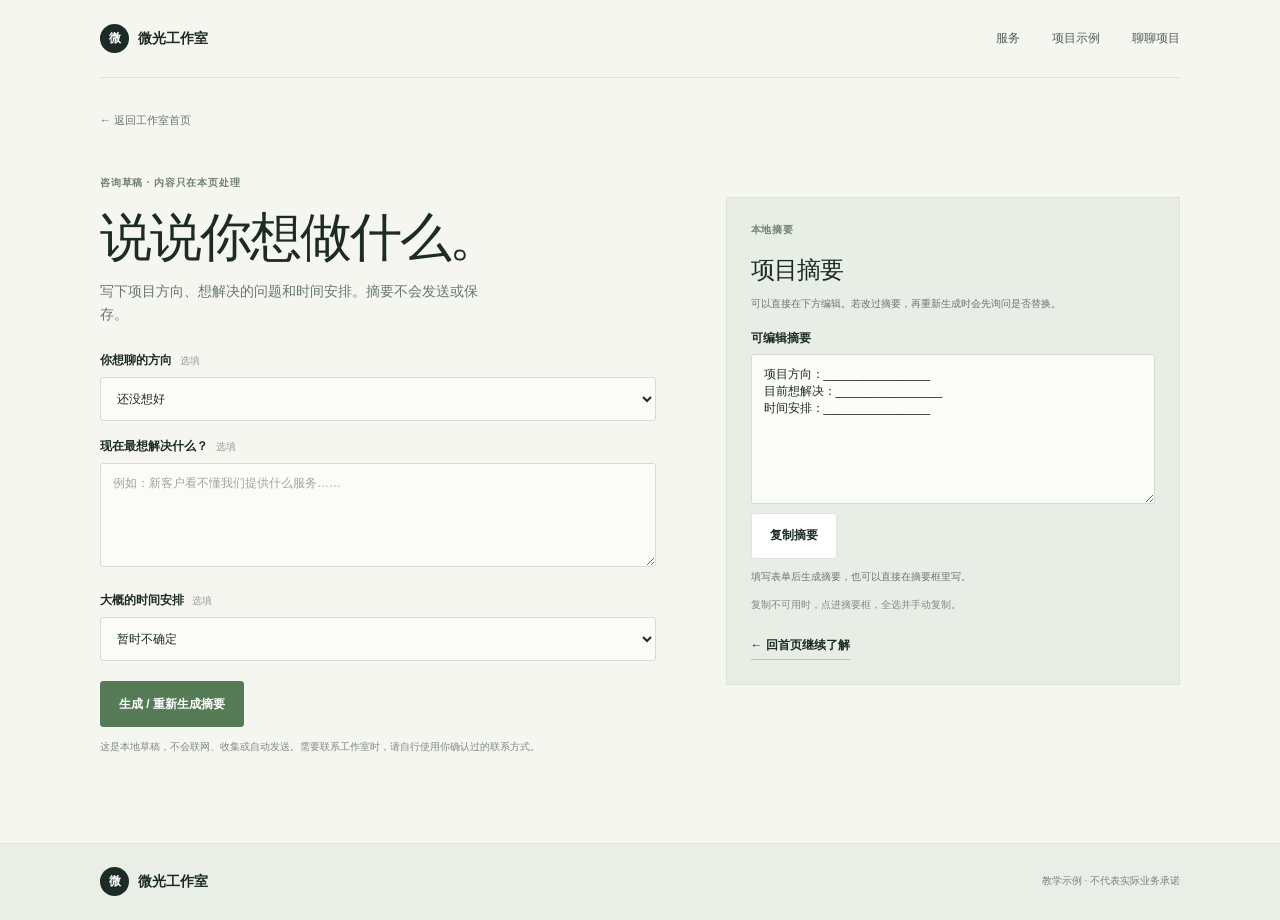
<file: assets/site-starter/inquiry.html>
<!doctype html>
<html lang="zh-CN">
<head>
  <meta charset="utf-8">
  <meta name="viewport" content="width=device-width, initial-scale=1">
  <meta name="description" content="写下项目方向，生成一份可编辑的本地摘要。">
  <title>聊聊你的项目｜微光工作室</title>
  <link rel="stylesheet" href="site.css">
  <script src="site.js" defer></script>
</head>
<body>
  <a class="skip" href="#main">跳到主要内容</a>
  <header class="wrap head">
    <a class="brand" href="index.html"><b>微</b> 微光工作室</a>
    <nav aria-label="主导航">
      <a href="index.html#services">服务</a>
      <a href="index.html#work">项目示例</a>
      <a href="inquiry.html" aria-current="page">聊聊项目</a>
    </nav>
  </header>

  <main id="main" class="wrap inquiry">
    <a class="back" href="index.html">← 返回工作室首页</a>
    <div class="columns">
      <section>
        <p class="eyebrow">咨询草稿 · 内容只在本页处理</p>
        <h1>说说你想做什么。</h1>
        <p class="lead">写下项目方向、想解决的问题和时间安排。摘要不会发送或保存。</p>

        <form id="inquiry-form" hidden>
          <label for="topic">你想聊的方向 <small>选填</small></label>
          <select id="topic" name="topic">
            <option value="">还没想好</option>
            <option value="品牌官网">品牌官网</option>
            <option value="产品展示页">产品展示页</option>
            <option value="现有网站改版">现有网站改版</option>
            <option value="山野咖啡品牌官网">山野咖啡品牌官网</option>
            <option value="其他想法">其他想法</option>
          </select>

          <label for="need">现在最想解决什么？ <small>选填</small></label>
          <textarea id="need" name="need" rows="4" placeholder="例如：新客户看不懂我们提供什么服务……"></textarea>

          <label for="timing">大概的时间安排 <small>选填</small></label>
          <select id="timing" name="timing">
            <option value="">暂时不确定</option>
            <option value="近期开始了解">近期开始了解</option>
            <option value="一个月内">一个月内</option>
            <option value="一到三个月">一到三个月</option>
            <option value="时间比较灵活">时间比较灵活</option>
          </select>

          <button class="button" id="generate-button" type="submit">生成 / 重新生成摘要</button>
          <p class="hint">这是本地草稿，不会联网、收集或自动发送。需要联系工作室时，请自行使用你确认过的联系方式。</p>
        </form>
      </section>

      <aside aria-labelledby="preview-title">
        <p class="eyebrow">本地摘要</p>
        <h2 id="preview-title">项目摘要</h2>
        <p class="preview-help">可以直接在下方编辑。若改过摘要，再重新生成时会先询问是否替换。</p>

        <label for="summary">可编辑摘要</label>
        <textarea id="summary" name="summary" rows="7" aria-live="polite">项目方向：________________
目前想解决：________________
时间安排：________________</textarea>

        <button class="button light" id="copy-button" type="button" hidden>复制摘要</button>
        <p id="copy-status" role="status" aria-live="polite">可直接手写上方摘要模板。启用脚本后可生成摘要并复制。</p>
        <p class="hint">复制不可用时，点进摘要框，全选并手动复制。</p>
        <a class="under" href="index.html">← 回首页继续了解</a>
      </aside>
    </div>
  </main>

  <footer>
    <div class="wrap foot">
      <a class="brand" href="index.html"><b>微</b> 微光工作室</a>
      <span>教学示例 · 不代表实际业务承诺</span>
    </div>
  </footer>
</body>
</html>
</file>
<file: assets/site-starter/site.css>
:root {
  --ink: #1c2b25;
  --muted: #68766e;
  --paper: #f6f6f0;
  --line: #dfe4db;
  --accent: #557c57;
  --serif: Georgia, 'Noto Serif SC', 'Songti SC', serif;
  --sans: Inter, 'Noto Sans SC', 'Microsoft YaHei', sans-serif;
}

* { box-sizing: border-box; }
html { scroll-behavior: smooth; }
body {
  margin: 0;
  background: var(--paper);
  color: var(--ink);
  font: 16px/1.65 var(--sans);
}
[hidden] { display: none !important; }
a { color: inherit; text-decoration: none; }
a:focus-visible,
button:focus-visible,
select:focus-visible,
textarea:focus-visible {
  outline: 3px solid #98bd7b;
  outline-offset: 3px;
}
.wrap { width: min(1080px, calc(100% - 44px)); margin: auto; }
.skip {
  position: absolute;
  z-index: 5;
  top: 8px;
  left: 8px;
  padding: 8px;
  background: white;
  transform: translateY(-150%);
}
.skip:focus { transform: none; }
.head {
  height: 78px;
  display: flex;
  align-items: center;
  justify-content: space-between;
  border-bottom: 1px solid var(--line);
}
.brand { display: inline-flex; align-items: center; gap: 9px; font-size: 14px; font-weight: bold; }
.brand b {
  width: 29px;
  height: 29px;
  display: grid;
  place-items: center;
  border-radius: 50%;
  background: var(--ink);
  color: white;
  font-size: 12px;
}
.head nav { display: flex; gap: 32px; color: #506057; font-size: 12px; }
.head nav a:hover, .under:hover, .back:hover { color: var(--accent); }
.hero { position: relative; min-height: 580px; padding-top: 94px; overflow: hidden; }
.eyebrow { margin: 0 0 16px; color: #718074; font-size: 10px; font-weight: bold; letter-spacing: .08em; }
.hero h1, .inquiry h1 {
  margin: 0;
  font: 500 clamp(48px, 6vw, 72px)/1.16 var(--serif);
  letter-spacing: -.04em;
}
.hero h1 em { color: var(--accent); font-style: normal; }
.lead { max-width: 405px; margin: 20px 0 24px; color: var(--muted); font-size: 14px; }
.hero-actions { display: flex; align-items: center; gap: 22px; }
.button {
  min-height: 46px;
  display: inline-flex;
  align-items: center;
  justify-content: center;
  padding: 0 18px;
  border: 1px solid var(--accent);
  border-radius: 3px;
  background: var(--accent);
  color: white;
  font: bold 12px var(--sans);
  cursor: pointer;
}
.button:hover { filter: brightness(.92); }
.button.light { border-color: var(--line); background: white; color: var(--ink); }
.under { border-bottom: 1px solid #b9c5b7; padding-bottom: 3px; font-size: 12px; font-weight: bold; }
.art { position: absolute; top: 90px; right: 45px; width: 340px; height: 370px; display: grid; place-items: center; }
.sun { position: absolute; width: 210px; height: 210px; border-radius: 50%; background: #dce9d3; }
.poster {
  z-index: 1;
  width: 180px;
  height: 260px;
  display: grid;
  place-items: center;
  background: #365342;
  color: #f3f0e5;
  font: 44px var(--serif);
  transform: rotate(-7deg);
  box-shadow: 18px 20px #d39b6c;
}
.orbit { position: absolute; width: 310px; height: 155px; border: 1px solid #a8bc9d; border-radius: 50%; transform: rotate(-28deg); }
.note { position: absolute; bottom: 26px; color: #79867e; font-size: 10px; }
.section { padding: 76px 0 91px; border-top: 1px solid var(--line); }
h2 { margin: 0; font: 500 clamp(32px, 4vw, 43px)/1.3 var(--serif); letter-spacing: -.03em; }
.grid { display: grid; grid-template-columns: repeat(3, 1fr); gap: 36px; margin-top: 46px; }
.grid article { padding-top: 12px; border-top: 1px solid #ccd6cb; }
.grid h3 { margin: 6px 0 7px; font: 22px var(--serif); }
.grid p, .project-copy > p:not(.eyebrow) { max-width: 290px; margin: 0; color: var(--muted); font-size: 12px; }
.work { padding: 72px 0 48px; background: #e9eee6; }
.split { display: flex; align-items: end; justify-content: space-between; gap: 24px; }
.split > p { max-width: 280px; color: var(--muted); font-size: 11px; }
.project { display: grid; grid-template-columns: 1fr 1fr; margin-top: 28px; background: #f7f7f1; }
.coffee { min-height: 320px; display: grid; place-items: center; background: #e7d7bc; }
.coffee span {
  width: 120px;
  height: 162px;
  display: grid;
  place-items: center;
  background: #704a36;
  color: #f7e9d1;
  font: 34px var(--serif);
  transform: rotate(-7deg);
  box-shadow: 8px 10px #b58c62;
}
.project-copy { align-self: center; padding: 34px; }
.project-copy h3 { margin: 10px 0; font: 29px/1.4 var(--serif); }
.project-copy .under { display: inline-block; margin-top: 20px; }
.closing { padding-top: 77px; padding-bottom: 83px; }
.closing h2 { margin-bottom: 22px; }
footer { border-top: 1px solid var(--line); background: #e9eee6; }
.foot { min-height: 76px; display: flex; align-items: center; justify-content: space-between; gap: 12px; }
.foot span { color: #78847d; font-size: 10px; }
.inquiry { padding-top: 28px; padding-bottom: 75px; }
.back { color: var(--muted); font-size: 11px; }
.columns { display: grid; grid-template-columns: 1.1fr .9fr; gap: 70px; padding-top: 43px; }
.inquiry h1 { font-size: clamp(38px, 4.5vw, 52px); }
.inquiry .lead { margin: 12px 0 25px; }
.inquiry label { display: block; margin: 16px 0 6px; font-size: 12px; font-weight: bold; }
.inquiry label small { margin-left: 5px; color: #929d94; font-weight: normal; }
.inquiry select, .inquiry textarea {
  width: 100%;
  border: 1px solid #d4ddd2;
  border-radius: 3px;
  background: #fbfcf8;
  padding: 11px 12px;
  color: var(--ink);
  font: 12px var(--sans);
}
.inquiry select { height: 44px; }
.inquiry textarea { min-height: 104px; resize: vertical; }
.inquiry textarea::placeholder { color: #9da89e; }
.inquiry form > .button { margin-top: 20px; }
.hint { margin: 12px 0; color: #7e8a82; font-size: 10px; }
.columns aside { align-self: start; margin-top: 22px; padding: 24px; border: 1px solid #dce4d9; background: #e8eee6; }
.columns aside h2 { font-size: 24px; }
.preview-help { color: var(--muted); font-size: 10px; }
#summary { min-height: 150px; }
.copyrow { display: flex; align-items: center; gap: 11px; margin-top: 13px; }
.copyrow .button { min-height: 38px; font-size: 10px; }
#copy-status { color: #69766e; font-size: 10px; }
#copy-status[data-state="success"] { color: #315d3e; }
#copy-status[data-state="error"] { color: #85513a; }
.columns aside .under { display: inline-block; margin-top: 10px; }

@media (max-width: 760px) {
  .hero { min-height: 580px; }
  .art { right: -130px; opacity: .35; }
  .columns { gap: 35px; }
  .project-copy { padding: 24px; }
  .split > p { max-width: 220px; }
}

@media (max-width: 600px) {
  .wrap { width: calc(100% - 34px); }
  .head { height: 66px; }
  .head nav { gap: 16px; font-size: 10px; }
  .head nav a:first-child { display: none; }
  .brand { font-size: 12px; }
  .hero { min-height: 550px; padding-top: 67px; }
  .hero h1 { font-size: 53px; }
  .lead { max-width: 330px; }
  .art { top: 210px; right: -166px; transform: scale(.8); opacity: .22; }
  .note { bottom: 17px; max-width: 100%; font-size: 9px; }
  .section { padding: 60px 0 68px; }
  .grid { grid-template-columns: 1fr; gap: 22px; margin-top: 32px; }
  .work { padding: 59px 0 28px; }
  .split { display: block; }
  .split > p { margin-top: 12px; }
  .project { grid-template-columns: 1fr; }
  .coffee { min-height: 235px; }
  .project-copy { padding: 24px; }
  .project-copy h3 { font-size: 26px; }
  .closing { padding-top: 58px; padding-bottom: 65px; }
  .foot { min-height: 70px; padding: 12px 0; }
  .foot span { font-size: 9px; }
  .columns { grid-template-columns: 1fr; gap: 30px; padding-top: 33px; }
  .inquiry { padding-bottom: 55px; }
  .columns aside { margin-top: 0; padding: 20px; }
  .inquiry h1 { font-size: 40px; }
}

@media (prefers-reduced-motion: reduce) {
  html { scroll-behavior: auto; }
}
</file>
